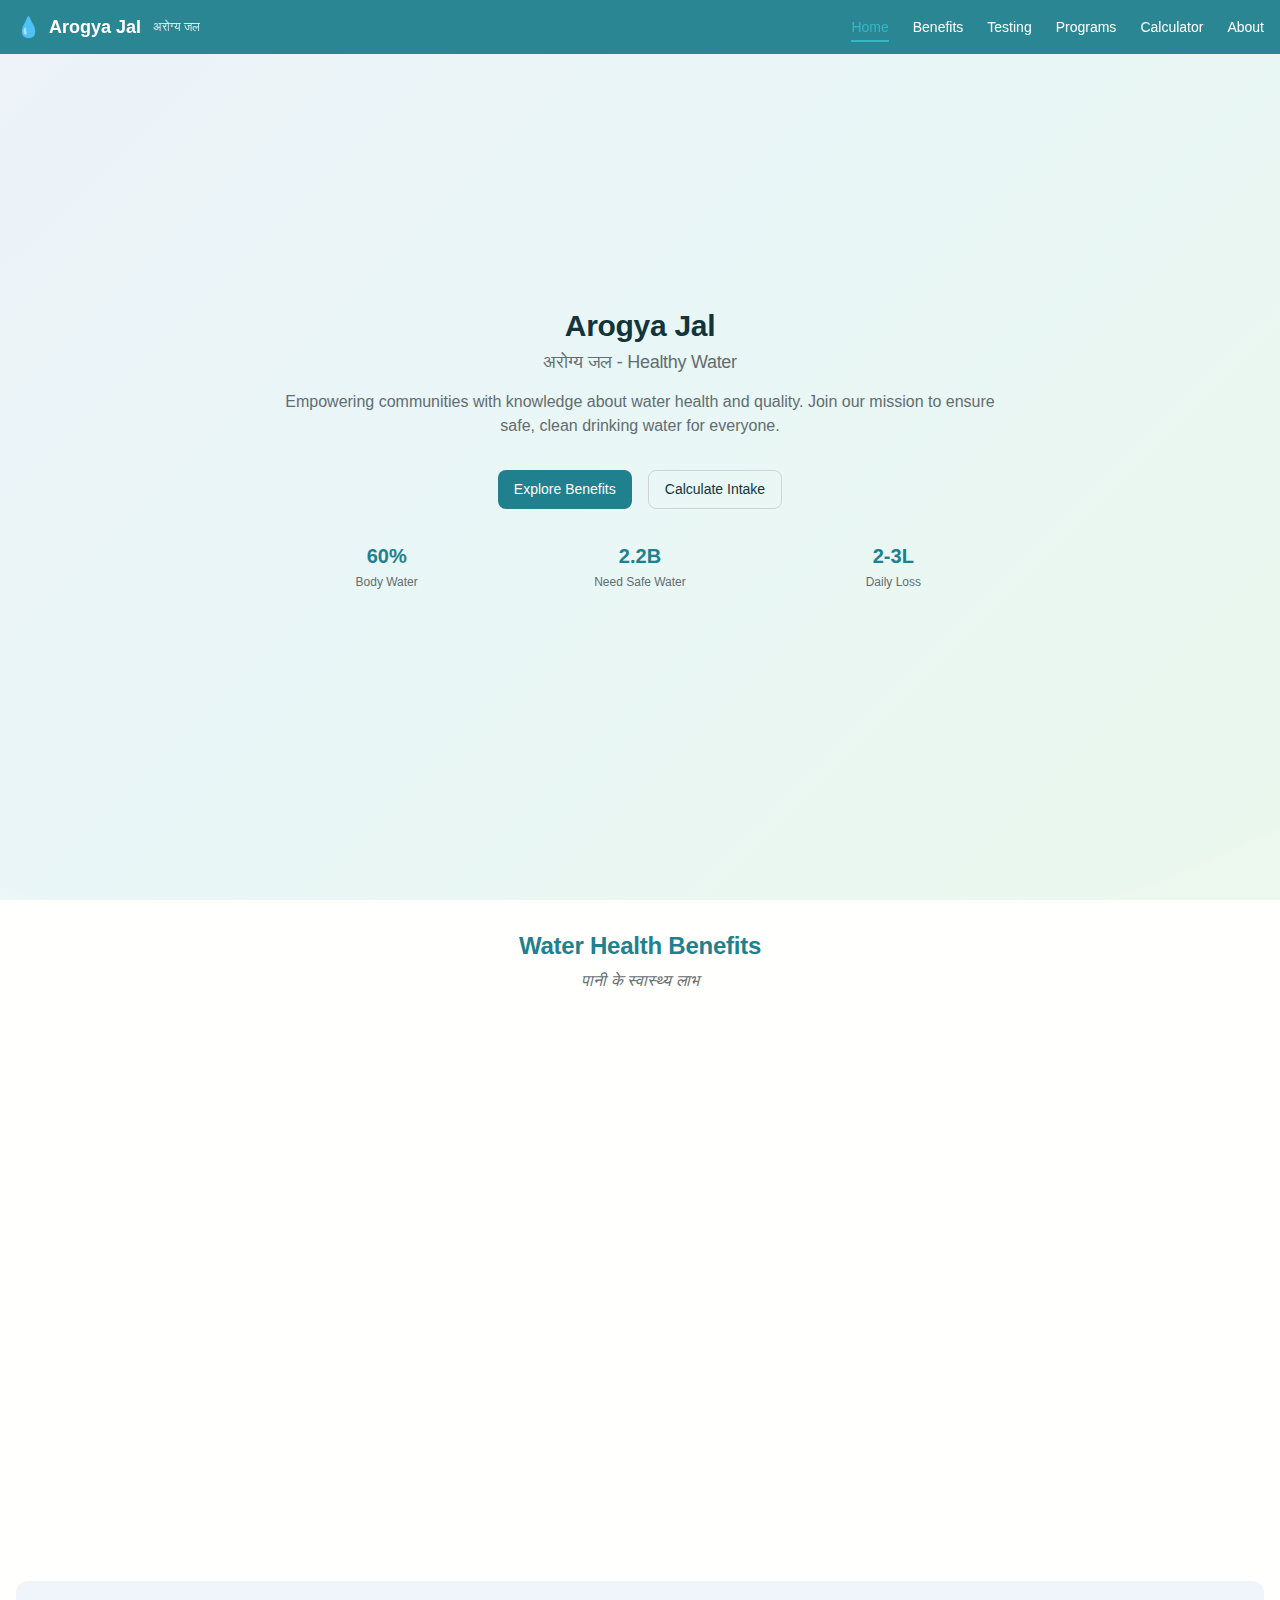
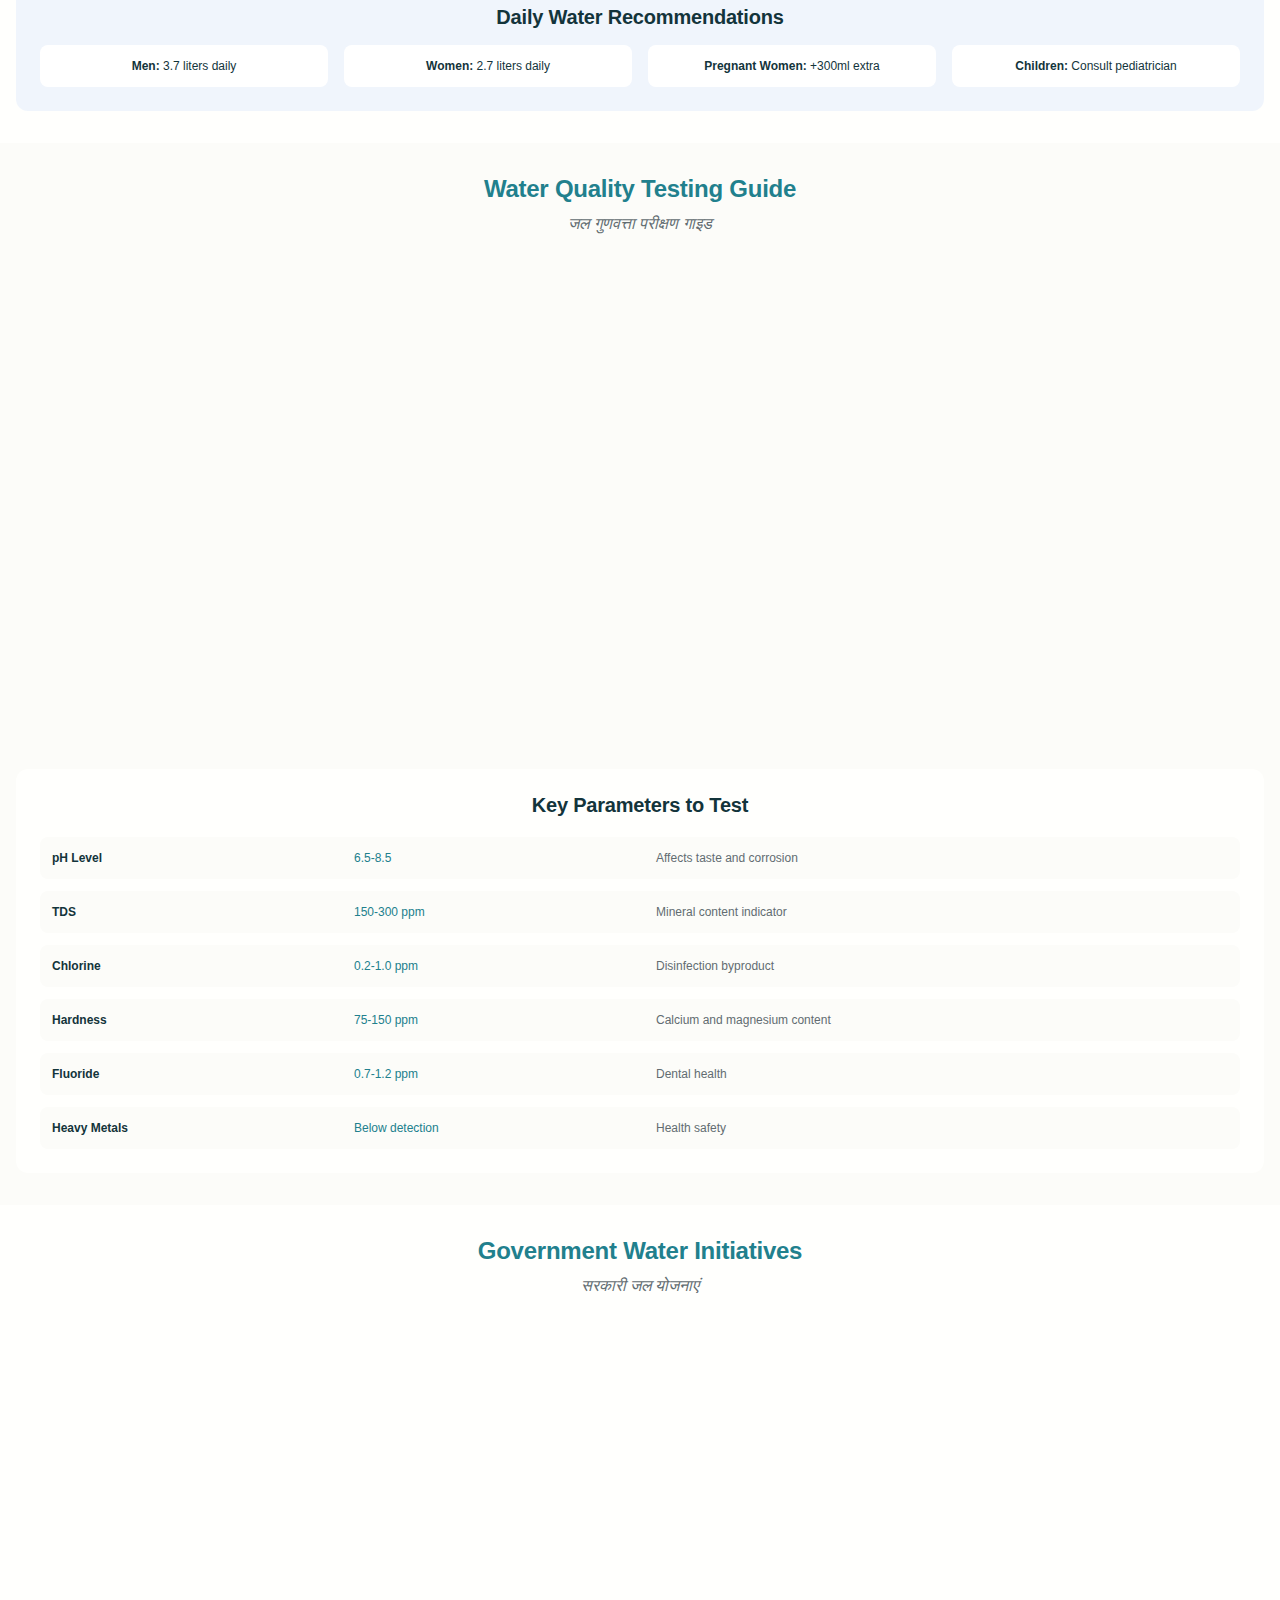
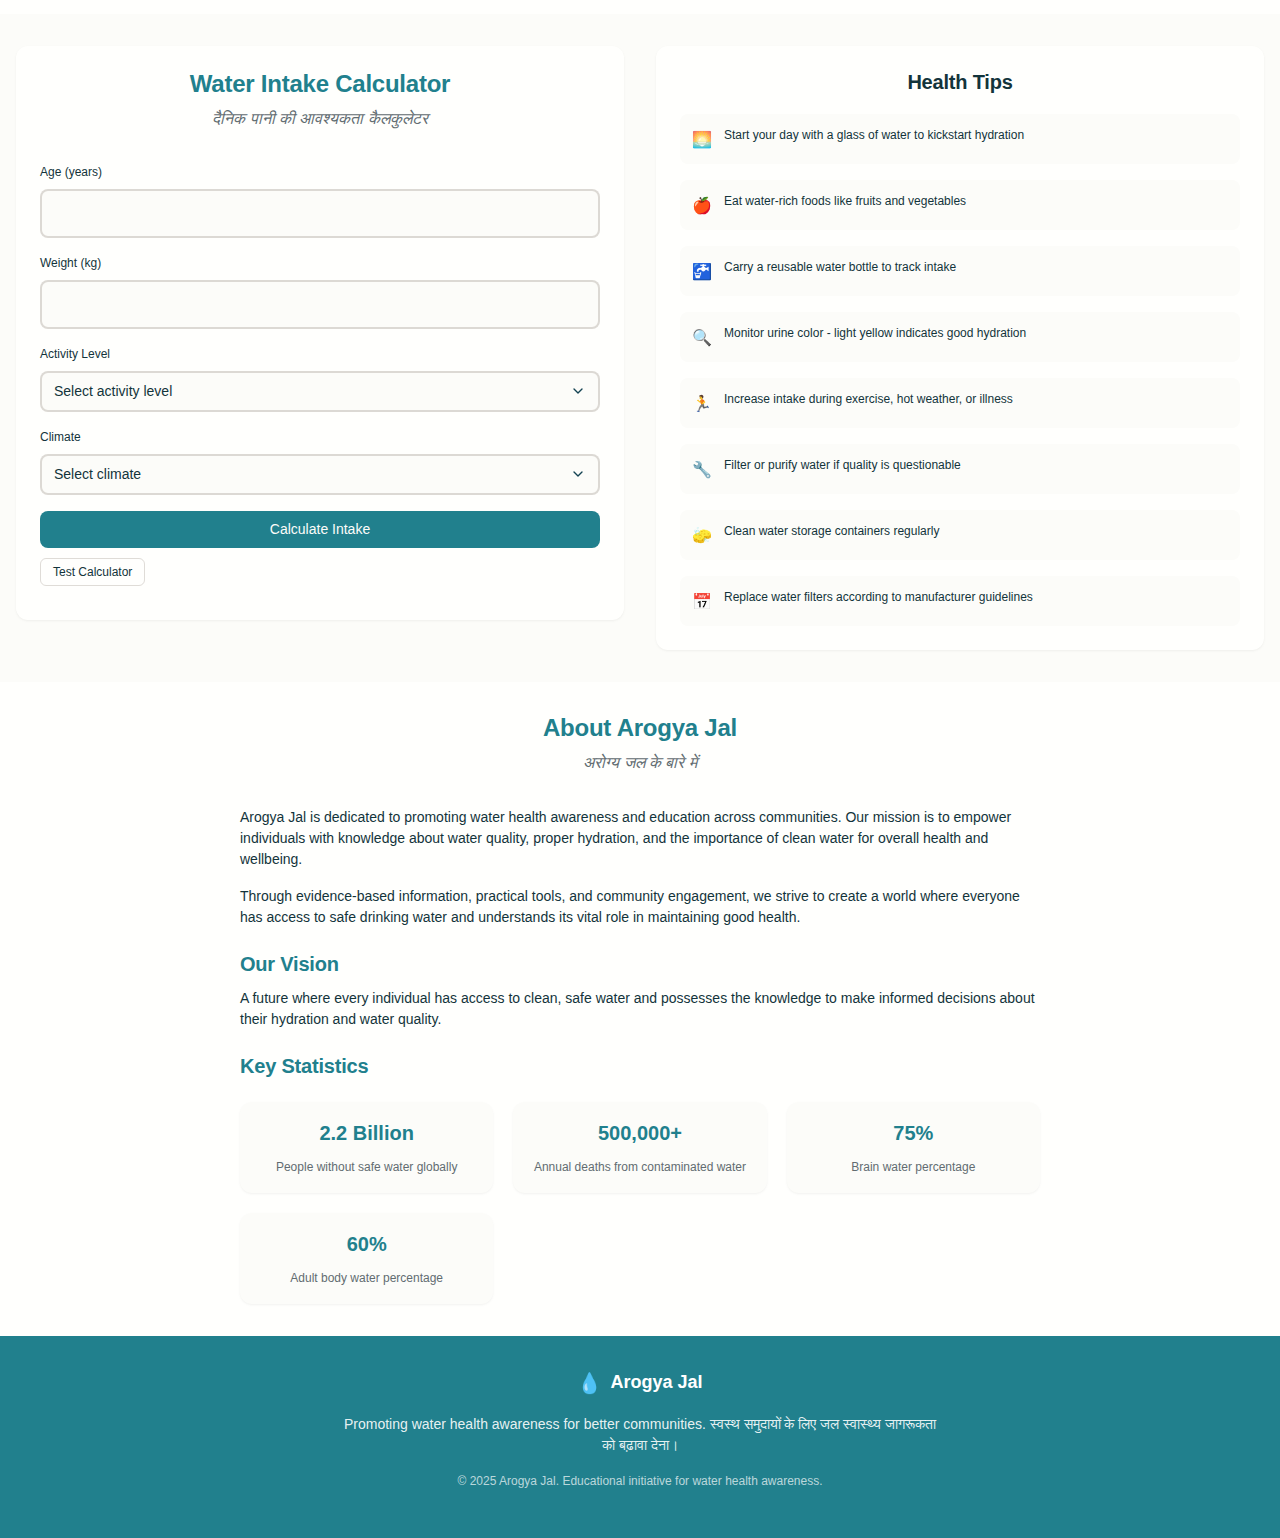
<file: index.html>
<!DOCTYPE html>
<html lang="en">
<head>
    <meta charset="UTF-8">
    <meta name="viewport" content="width=device-width, initial-scale=1.0">
    <title>Arogya Jal - Healthy Water | स्वस्थ जल</title>
    <link rel="stylesheet" href="style.css">
</head>
<body>
    <!-- Navigation -->
    <nav class="nav">
        <div class="nav-container">
            <div class="nav-logo">
                <span class="logo-icon">💧</span>
                <span class="logo-text">Arogya Jal</span>
                <span class="logo-hindi">अरोग्य जल</span>
            </div>
            <div class="nav-menu" id="navMenu">
                <a href="#home" class="nav-link">Home</a>
                <a href="#benefits" class="nav-link">Benefits</a>
                <a href="#testing" class="nav-link">Testing</a>
                <a href="#programs" class="nav-link">Programs</a>
                <a href="#calculator" class="nav-link">Calculator</a>
                <a href="#about" class="nav-link">About</a>
            </div>
            <button class="nav-toggle" id="navToggle">
                <span></span>
                <span></span>
                <span></span>
            </button>
        </div>
    </nav>

    <!-- Hero Section -->
    <section id="home" class="hero">
        <div class="hero-waves"></div>
        <div class="container">
            <div class="hero-content">
                <h1 class="hero-title">
                    Arogya Jal
                    <span class="hero-subtitle">अरोग्य जल - Healthy Water</span>
                </h1>
                <p class="hero-description">
                    Empowering communities with knowledge about water health and quality. 
                    Join our mission to ensure safe, clean drinking water for everyone.
                </p>
                <div class="hero-buttons">
                    <a href="#benefits" class="btn btn--primary">Explore Benefits</a>
                    <a href="#calculator" class="btn btn--outline">Calculate Intake</a>
                </div>
                <div class="hero-stats">
                    <div class="stat">
                        <span class="stat-number">60%</span>
                        <span class="stat-text">Body Water</span>
                    </div>
                    <div class="stat">
                        <span class="stat-number">2.2B</span>
                        <span class="stat-text">Need Safe Water</span>
                    </div>
                    <div class="stat">
                        <span class="stat-number">2-3L</span>
                        <span class="stat-text">Daily Loss</span>
                    </div>
                </div>
            </div>
        </div>
    </section>

    <!-- Benefits Section -->
    <section id="benefits" class="benefits">
        <div class="container">
            <h2 class="section-title">Water Health Benefits</h2>
            <p class="section-subtitle">पानी के स्वास्थ्य लाभ</p>
            
            <div class="benefits-grid">
                <div class="benefit-card" data-benefit="0">
                    <div class="benefit-front">
                        <div class="benefit-icon">⚡</div>
                        <h3>Enhanced Energy Levels</h3>
                        <p>Proper hydration helps maintain energy and reduces fatigue throughout the day</p>
                    </div>
                    <div class="benefit-back">
                        <h3>Enhanced Energy Levels</h3>
                        <p>Even mild dehydration can significantly impact energy levels and cognitive function. Water helps increase circulation and ensures oxygen and nutrients reach your cells.</p>
                    </div>
                </div>

                <div class="benefit-card" data-benefit="1">
                    <div class="benefit-front">
                        <div class="benefit-icon">🧠</div>
                        <h3>Improved Cognitive Function</h3>
                        <p>Brain function depends on adequate hydration for concentration and memory</p>
                    </div>
                    <div class="benefit-back">
                        <h3>Improved Cognitive Function</h3>
                        <p>The brain is 75% water. Dehydration affects concentration, memory, and mood, leading to mental fog and poor decision-making.</p>
                    </div>
                </div>

                <div class="benefit-card" data-benefit="2">
                    <div class="benefit-front">
                        <div class="benefit-icon">🫁</div>
                        <h3>Better Digestion</h3>
                        <p>Water helps break down food and prevents digestive issues</p>
                    </div>
                    <div class="benefit-back">
                        <h3>Better Digestion</h3>
                        <p>Water helps soften stools, promotes regular bowel movements, and reduces risk of constipation and bloating.</p>
                    </div>
                </div>

                <div class="benefit-card" data-benefit="3">
                    <div class="benefit-front">
                        <div class="benefit-icon">❤️</div>
                        <h3>Cardiovascular Health</h3>
                        <p>Maintains proper blood volume and circulation</p>
                    </div>
                    <div class="benefit-back">
                        <h3>Cardiovascular Health</h3>
                        <p>Hydration helps maintain proper blood volume and circulation, reducing strain on the heart and lowering risk of cardiovascular issues.</p>
                    </div>
                </div>

                <div class="benefit-card" data-benefit="4">
                    <div class="benefit-front">
                        <div class="benefit-icon">✨</div>
                        <h3>Healthy Skin</h3>
                        <p>Maintains skin moisture and elasticity</p>
                    </div>
                    <div class="benefit-back">
                        <h3>Healthy Skin</h3>
                        <p>Proper hydration helps maintain skin moisture balance, improving elasticity and reducing appearance of fine lines and wrinkles.</p>
                    </div>
                </div>

                <div class="benefit-card" data-benefit="5">
                    <div class="benefit-front">
                        <div class="benefit-icon">🔄</div>
                        <h3>Detoxification</h3>
                        <p>Helps remove toxins through kidneys and liver</p>
                    </div>
                    <div class="benefit-back">
                        <h3>Detoxification</h3>
                        <p>Water supports natural detoxification processes, helping kidneys and liver filter out waste and toxins from the body.</p>
                    </div>
                </div>
            </div>

            <div class="recommendations">
                <h3>Daily Water Recommendations</h3>
                <div class="recommendations-grid">
                    <div class="recommendation">
                        <strong>Men:</strong> 3.7 liters daily
                    </div>
                    <div class="recommendation">
                        <strong>Women:</strong> 2.7 liters daily
                    </div>
                    <div class="recommendation">
                        <strong>Pregnant Women:</strong> +300ml extra
                    </div>
                    <div class="recommendation">
                        <strong>Children:</strong> Consult pediatrician
                    </div>
                </div>
            </div>
        </div>
    </section>

    <!-- Testing Section -->
    <section id="testing" class="testing">
        <div class="container">
            <h2 class="section-title">Water Quality Testing Guide</h2>
            <p class="section-subtitle">जल गुणवत्ता परीक्षण गाइड</p>
            
            <div class="testing-methods">
                <div class="method-card">
                    <h3>Visual Inspection</h3>
                    <div class="method-info">
                        <span class="method-cost">Free</span>
                        <span class="method-accuracy">Basic</span>
                    </div>
                    <p>Check for cloudiness, color changes, or visible particles</p>
                    <div class="method-procedure">
                        <strong>Procedure:</strong> Pour water in clear glass and observe under good lighting
                    </div>
                </div>

                <div class="method-card">
                    <h3>Taste and Smell Test</h3>
                    <div class="method-info">
                        <span class="method-cost">Free</span>
                        <span class="method-accuracy">Basic</span>
                    </div>
                    <p>Detect unusual metallic, chlorine, or other odors/tastes</p>
                    <div class="method-procedure">
                        <strong>Procedure:</strong> Compare with distilled water as neutral reference
                    </div>
                </div>

                <div class="method-card">
                    <h3>Testing Strips</h3>
                    <div class="method-info">
                        <span class="method-cost">₹200-500</span>
                        <span class="method-accuracy">Moderate</span>
                    </div>
                    <p>Quick test for pH, hardness, chlorine, lead, bacteria</p>
                    <div class="method-procedure">
                        <strong>Procedure:</strong> Dip strip in water, compare colors to chart
                    </div>
                </div>

                <div class="method-card">
                    <h3>Digital TDS Meter</h3>
                    <div class="method-info">
                        <span class="method-cost">₹500-1500</span>
                        <span class="method-accuracy">Good for TDS</span>
                    </div>
                    <p>Measures Total Dissolved Solids in water</p>
                    <div class="method-procedure">
                        <strong>Procedure:</strong> Insert probe in water, read digital display
                    </div>
                </div>

                <div class="method-card">
                    <h3>Professional Lab Testing</h3>
                    <div class="method-info">
                        <span class="method-cost">₹2000-5000</span>
                        <span class="method-accuracy">Highest</span>
                    </div>
                    <p>Comprehensive analysis of all contaminants</p>
                    <div class="method-procedure">
                        <strong>Procedure:</strong> Collect sample, send to certified laboratory
                    </div>
                </div>
            </div>

            <div class="parameters">
                <h3>Key Parameters to Test</h3>
                <div class="parameters-table">
                    <div class="parameter-row">
                        <span class="parameter-name">pH Level</span>
                        <span class="parameter-range">6.5-8.5</span>
                        <span class="parameter-importance">Affects taste and corrosion</span>
                    </div>
                    <div class="parameter-row">
                        <span class="parameter-name">TDS</span>
                        <span class="parameter-range">150-300 ppm</span>
                        <span class="parameter-importance">Mineral content indicator</span>
                    </div>
                    <div class="parameter-row">
                        <span class="parameter-name">Chlorine</span>
                        <span class="parameter-range">0.2-1.0 ppm</span>
                        <span class="parameter-importance">Disinfection byproduct</span>
                    </div>
                    <div class="parameter-row">
                        <span class="parameter-name">Hardness</span>
                        <span class="parameter-range">75-150 ppm</span>
                        <span class="parameter-importance">Calcium and magnesium content</span>
                    </div>
                    <div class="parameter-row">
                        <span class="parameter-name">Fluoride</span>
                        <span class="parameter-range">0.7-1.2 ppm</span>
                        <span class="parameter-importance">Dental health</span>
                    </div>
                    <div class="parameter-row">
                        <span class="parameter-name">Heavy Metals</span>
                        <span class="parameter-range">Below detection</span>
                        <span class="parameter-importance">Health safety</span>
                    </div>
                </div>
            </div>
        </div>
    </section>

    <!-- Government Programs Section -->
    <section id="programs" class="programs">
        <div class="container">
            <h2 class="section-title">Government Water Initiatives</h2>
            <p class="section-subtitle">सरकारी जल योजनाएं</p>
            
            <div class="programs-grid">
                <div class="program-card">
                    <div class="program-icon">🚰</div>
                    <h3>Jal Jeevan Mission</h3>
                    <p>Provides tap water connections to rural households</p>
                    <div class="program-stats">
                        <div class="program-stat">
                            <strong>Coverage:</strong> 19.14 crore rural households by 2024
                        </div>
                        <div class="program-focus">
                            <strong>Focus:</strong> Safe and adequate drinking water supply
                        </div>
                    </div>
                </div>

                <div class="program-card">
                    <div class="program-icon">🏠</div>
                    <h3>Swachh Bharat Mission</h3>
                    <p>Sanitation and hygiene awareness program</p>
                    <div class="program-stats">
                        <div class="program-stat">
                            <strong>Achievement:</strong> 100+ million household toilets constructed
                        </div>
                        <div class="program-focus">
                            <strong>Focus:</strong> Open defecation free India
                        </div>
                    </div>
                </div>

                <div class="program-card">
                    <div class="program-icon">🌊</div>
                    <h3>National Water Mission</h3>
                    <p>Water conservation and management</p>
                    <div class="program-stats">
                        <div class="program-stat">
                            <strong>Goal:</strong> 20% increase in water use efficiency
                        </div>
                        <div class="program-focus">
                            <strong>Focus:</strong> Integrated water resource management
                        </div>
                    </div>
                </div>
            </div>
        </div>
    </section>

    <!-- Calculator Section -->
    <section id="calculator" class="calculator">
        <div class="container">
            <div class="calculator-content">
                <div class="calculator-left">
                    <h2 class="section-title">Water Intake Calculator</h2>
                    <p class="section-subtitle">दैनिक पानी की आवश्यकता कैलकुलेटर</p>
                    
                    <form id="waterCalculator" class="calculator-form">
                        <div class="form-group">
                            <label class="form-label">Age (years)</label>
                            <input type="number" class="form-control" id="age" min="1" max="120" required>
                        </div>
                        
                        <div class="form-group">
                            <label class="form-label">Weight (kg)</label>
                            <input type="number" class="form-control" id="weight" min="10" max="300" required>
                        </div>
                        
                        <div class="form-group">
                            <label class="form-label">Activity Level</label>
                            <select class="form-control" id="activity" required>
                                <option value="">Select activity level</option>
                                <option value="low">Low (Desk job)</option>
                                <option value="moderate">Moderate (Some exercise)</option>
                                <option value="high">High (Daily exercise)</option>
                                <option value="very-high">Very High (Athlete)</option>
                            </select>
                        </div>
                        
                        <div class="form-group">
                            <label class="form-label">Climate</label>
                            <select class="form-control" id="climate" required>
                                <option value="">Select climate</option>
                                <option value="cool">Cool</option>
                                <option value="moderate">Moderate</option>
                                <option value="hot">Hot</option>
                                <option value="very-hot">Very Hot</option>
                            </select>
                        </div>
                        
                        <button type="submit" class="btn btn--primary btn--full-width">Calculate Intake</button>
                    </form>
                    
                    <div id="calculatorResult" class="calculator-result hidden">
                        <h3>Your Daily Water Requirement</h3>
                        <div class="result-display">
                            <span id="resultLiters" class="result-number">0</span>
                            <span class="result-unit">Liters per day</span>
                        </div>
                        <div class="result-tips">
                            <p>💡 <strong>Tip:</strong> Spread your intake throughout the day for better hydration</p>
                        </div>
                    </div>
                </div>
                
                <div class="calculator-right">
                    <h3>Health Tips</h3>
                    <div class="tips-list">
                        <div class="tip">
                            <span class="tip-icon">🌅</span>
                            <p>Start your day with a glass of water to kickstart hydration</p>
                        </div>
                        <div class="tip">
                            <span class="tip-icon">🍎</span>
                            <p>Eat water-rich foods like fruits and vegetables</p>
                        </div>
                        <div class="tip">
                            <span class="tip-icon">🚰</span>
                            <p>Carry a reusable water bottle to track intake</p>
                        </div>
                        <div class="tip">
                            <span class="tip-icon">🔍</span>
                            <p>Monitor urine color - light yellow indicates good hydration</p>
                        </div>
                        <div class="tip">
                            <span class="tip-icon">🏃</span>
                            <p>Increase intake during exercise, hot weather, or illness</p>
                        </div>
                        <div class="tip">
                            <span class="tip-icon">🔧</span>
                            <p>Filter or purify water if quality is questionable</p>
                        </div>
                        <div class="tip">
                            <span class="tip-icon">🧽</span>
                            <p>Clean water storage containers regularly</p>
                        </div>
                        <div class="tip">
                            <span class="tip-icon">📅</span>
                            <p>Replace water filters according to manufacturer guidelines</p>
                        </div>
                    </div>
                </div>
            </div>
        </div>
    </section>

    <!-- About Section -->
    <section id="about" class="about">
        <div class="container">
            <h2 class="section-title">About Arogya Jal</h2>
            <p class="section-subtitle">अरोग्य जल के बारे में</p>
            
            <div class="about-content">
                <div class="about-text">
                    <p>
                        Arogya Jal is dedicated to promoting water health awareness and education across communities. 
                        Our mission is to empower individuals with knowledge about water quality, proper hydration, 
                        and the importance of clean water for overall health and wellbeing.
                    </p>
                    <p>
                        Through evidence-based information, practical tools, and community engagement, we strive to 
                        create a world where everyone has access to safe drinking water and understands its vital 
                        role in maintaining good health.
                    </p>
                    
                    <h3>Our Vision</h3>
                    <p>
                        A future where every individual has access to clean, safe water and possesses the knowledge 
                        to make informed decisions about their hydration and water quality.
                    </p>
                    
                    <h3>Key Statistics</h3>
                    <div class="statistics-grid">
                        <div class="statistic">
                            <span class="statistic-number">2.2 Billion</span>
                            <span class="statistic-label">People without safe water globally</span>
                        </div>
                        <div class="statistic">
                            <span class="statistic-number">500,000+</span>
                            <span class="statistic-label">Annual deaths from contaminated water</span>
                        </div>
                        <div class="statistic">
                            <span class="statistic-number">75%</span>
                            <span class="statistic-label">Brain water percentage</span>
                        </div>
                        <div class="statistic">
                            <span class="statistic-number">60%</span>
                            <span class="statistic-label">Adult body water percentage</span>
                        </div>
                    </div>
                </div>
            </div>
        </div>
    </section>

    <!-- Footer -->
    <footer class="footer">
        <div class="container">
            <div class="footer-content">
                <div class="footer-logo">
                    <span class="logo-icon">💧</span>
                    <span class="logo-text">Arogya Jal</span>
                </div>
                <p class="footer-text">
                    Promoting water health awareness for better communities. 
                    स्वस्थ समुदायों के लिए जल स्वास्थ्य जागरूकता को बढ़ावा देना।
                </p>
                <p class="footer-copyright">
                    © 2025 Arogya Jal. Educational initiative for water health awareness.
                </p>
            </div>
        </div>
    </footer>

    <script src="app.js"></script>
</body>
</html>
</file>
<file: style.css>
:root {
  /* Primitive Color Tokens */
  --color-white: rgba(255, 255, 255, 1);
  --color-black: rgba(0, 0, 0, 1);
  --color-cream-50: rgba(252, 252, 249, 1);
  --color-cream-100: rgba(255, 255, 253, 1);
  --color-gray-200: rgba(245, 245, 245, 1);
  --color-gray-300: rgba(167, 169, 169, 1);
  --color-gray-400: rgba(119, 124, 124, 1);
  --color-slate-500: rgba(98, 108, 113, 1);
  --color-brown-600: rgba(94, 82, 64, 1);
  --color-charcoal-700: rgba(31, 33, 33, 1);
  --color-charcoal-800: rgba(38, 40, 40, 1);
  --color-slate-900: rgba(19, 52, 59, 1);
  --color-teal-300: rgba(50, 184, 198, 1);
  --color-teal-400: rgba(45, 166, 178, 1);
  --color-teal-500: rgba(33, 128, 141, 1);
  --color-teal-600: rgba(29, 116, 128, 1);
  --color-teal-700: rgba(26, 104, 115, 1);
  --color-teal-800: rgba(41, 150, 161, 1);
  --color-red-400: rgba(255, 84, 89, 1);
  --color-red-500: rgba(192, 21, 47, 1);
  --color-orange-400: rgba(230, 129, 97, 1);
  --color-orange-500: rgba(168, 75, 47, 1);

  /* RGB versions for opacity control */
  --color-brown-600-rgb: 94, 82, 64;
  --color-teal-500-rgb: 33, 128, 141;
  --color-slate-900-rgb: 19, 52, 59;
  --color-slate-500-rgb: 98, 108, 113;
  --color-red-500-rgb: 192, 21, 47;
  --color-red-400-rgb: 255, 84, 89;
  --color-orange-500-rgb: 168, 75, 47;
  --color-orange-400-rgb: 230, 129, 97;

  /* Background color tokens (Light Mode) */
  --color-bg-1: rgba(59, 130, 246, 0.08); /* Light blue */
  --color-bg-2: rgba(245, 158, 11, 0.08); /* Light yellow */
  --color-bg-3: rgba(34, 197, 94, 0.08); /* Light green */
  --color-bg-4: rgba(239, 68, 68, 0.08); /* Light red */
  --color-bg-5: rgba(147, 51, 234, 0.08); /* Light purple */
  --color-bg-6: rgba(249, 115, 22, 0.08); /* Light orange */
  --color-bg-7: rgba(236, 72, 153, 0.08); /* Light pink */
  --color-bg-8: rgba(6, 182, 212, 0.08); /* Light cyan */

  /* Semantic Color Tokens (Light Mode) */
  --color-background: var(--color-cream-50);
  --color-surface: var(--color-cream-100);
  --color-text: var(--color-slate-900);
  --color-text-secondary: var(--color-slate-500);
  --color-primary: var(--color-teal-500);
  --color-primary-hover: var(--color-teal-600);
  --color-primary-active: var(--color-teal-700);
  --color-secondary: rgba(var(--color-brown-600-rgb), 0.12);
  --color-secondary-hover: rgba(var(--color-brown-600-rgb), 0.2);
  --color-secondary-active: rgba(var(--color-brown-600-rgb), 0.25);
  --color-border: rgba(var(--color-brown-600-rgb), 0.2);
  --color-btn-primary-text: var(--color-cream-50);
  --color-card-border: rgba(var(--color-brown-600-rgb), 0.12);
  --color-card-border-inner: rgba(var(--color-brown-600-rgb), 0.12);
  --color-error: var(--color-red-500);
  --color-success: var(--color-teal-500);
  --color-warning: var(--color-orange-500);
  --color-info: var(--color-slate-500);
  --color-focus-ring: rgba(var(--color-teal-500-rgb), 0.4);
  --color-select-caret: rgba(var(--color-slate-900-rgb), 0.8);

  /* Common style patterns */
  --focus-ring: 0 0 0 3px var(--color-focus-ring);
  --focus-outline: 2px solid var(--color-primary);
  --status-bg-opacity: 0.15;
  --status-border-opacity: 0.25;
  --select-caret-light: url("data:image/svg+xml,%3Csvg xmlns='http://www.w3.org/2000/svg' width='16' height='16' viewBox='0 0 24 24' fill='none' stroke='%23134252' stroke-width='2' stroke-linecap='round' stroke-linejoin='round'%3E%3Cpolyline points='6 9 12 15 18 9'%3E%3C/polyline%3E%3C/svg%3E");
  --select-caret-dark: url("data:image/svg+xml,%3Csvg xmlns='http://www.w3.org/2000/svg' width='16' height='16' viewBox='0 0 24 24' fill='none' stroke='%23f5f5f5' stroke-width='2' stroke-linecap='round' stroke-linejoin='round'%3E%3Cpolyline points='6 9 12 15 18 9'%3E%3C/polyline%3E%3C/svg%3E");

  /* RGB versions for opacity control */
  --color-success-rgb: 33, 128, 141;
  --color-error-rgb: 192, 21, 47;
  --color-warning-rgb: 168, 75, 47;
  --color-info-rgb: 98, 108, 113;

  /* Typography */
  --font-family-base: "FKGroteskNeue", "Geist", "Inter", -apple-system,
    BlinkMacSystemFont, "Segoe UI", Roboto, sans-serif;
  --font-family-mono: "Berkeley Mono", ui-monospace, SFMono-Regular, Menlo,
    Monaco, Consolas, monospace;
  --font-size-xs: 11px;
  --font-size-sm: 12px;
  --font-size-base: 14px;
  --font-size-md: 14px;
  --font-size-lg: 16px;
  --font-size-xl: 18px;
  --font-size-2xl: 20px;
  --font-size-3xl: 24px;
  --font-size-4xl: 30px;
  --font-weight-normal: 400;
  --font-weight-medium: 500;
  --font-weight-semibold: 550;
  --font-weight-bold: 600;
  --line-height-tight: 1.2;
  --line-height-normal: 1.5;
  --letter-spacing-tight: -0.01em;

  /* Spacing */
  --space-0: 0;
  --space-1: 1px;
  --space-2: 2px;
  --space-4: 4px;
  --space-6: 6px;
  --space-8: 8px;
  --space-10: 10px;
  --space-12: 12px;
  --space-16: 16px;
  --space-20: 20px;
  --space-24: 24px;
  --space-32: 32px;

  /* Border Radius */
  --radius-sm: 6px;
  --radius-base: 8px;
  --radius-md: 10px;
  --radius-lg: 12px;
  --radius-full: 9999px;

  /* Shadows */
  --shadow-xs: 0 1px 2px rgba(0, 0, 0, 0.02);
  --shadow-sm: 0 1px 3px rgba(0, 0, 0, 0.04), 0 1px 2px rgba(0, 0, 0, 0.02);
  --shadow-md: 0 4px 6px -1px rgba(0, 0, 0, 0.04),
    0 2px 4px -1px rgba(0, 0, 0, 0.02);
  --shadow-lg: 0 10px 15px -3px rgba(0, 0, 0, 0.04),
    0 4px 6px -2px rgba(0, 0, 0, 0.02);
  --shadow-inset-sm: inset 0 1px 0 rgba(255, 255, 255, 0.15),
    inset 0 -1px 0 rgba(0, 0, 0, 0.03);

  /* Animation */
  --duration-fast: 150ms;
  --duration-normal: 250ms;
  --ease-standard: cubic-bezier(0.16, 1, 0.3, 1);

  /* Layout */
  --container-sm: 640px;
  --container-md: 768px;
  --container-lg: 1024px;
  --container-xl: 1280px;
}

/* Dark mode colors */
@media (prefers-color-scheme: dark) {
  :root {
    /* RGB versions for opacity control (Dark Mode) */
    --color-gray-400-rgb: 119, 124, 124;
    --color-teal-300-rgb: 50, 184, 198;
    --color-gray-300-rgb: 167, 169, 169;
    --color-gray-200-rgb: 245, 245, 245;

    /* Background color tokens (Dark Mode) */
    --color-bg-1: rgba(29, 78, 216, 0.15); /* Dark blue */
    --color-bg-2: rgba(180, 83, 9, 0.15); /* Dark yellow */
    --color-bg-3: rgba(21, 128, 61, 0.15); /* Dark green */
    --color-bg-4: rgba(185, 28, 28, 0.15); /* Dark red */
    --color-bg-5: rgba(107, 33, 168, 0.15); /* Dark purple */
    --color-bg-6: rgba(194, 65, 12, 0.15); /* Dark orange */
    --color-bg-7: rgba(190, 24, 93, 0.15); /* Dark pink */
    --color-bg-8: rgba(8, 145, 178, 0.15); /* Dark cyan */

    /* Semantic Color Tokens (Dark Mode) */
    --color-background: var(--color-charcoal-700);
    --color-surface: var(--color-charcoal-800);
    --color-text: var(--color-gray-200);
    --color-text-secondary: rgba(var(--color-gray-300-rgb), 0.7);
    --color-primary: var(--color-teal-300);
    --color-primary-hover: var(--color-teal-400);
    --color-primary-active: var(--color-teal-800);
    --color-secondary: rgba(var(--color-gray-400-rgb), 0.15);
    --color-secondary-hover: rgba(var(--color-gray-400-rgb), 0.25);
    --color-secondary-active: rgba(var(--color-gray-400-rgb), 0.3);
    --color-border: rgba(var(--color-gray-400-rgb), 0.3);
    --color-error: var(--color-red-400);
    --color-success: var(--color-teal-300);
    --color-warning: var(--color-orange-400);
    --color-info: var(--color-gray-300);
    --color-focus-ring: rgba(var(--color-teal-300-rgb), 0.4);
    --color-btn-primary-text: var(--color-slate-900);
    --color-card-border: rgba(var(--color-gray-400-rgb), 0.2);
    --color-card-border-inner: rgba(var(--color-gray-400-rgb), 0.15);
    --shadow-inset-sm: inset 0 1px 0 rgba(255, 255, 255, 0.1),
      inset 0 -1px 0 rgba(0, 0, 0, 0.15);
    --button-border-secondary: rgba(var(--color-gray-400-rgb), 0.2);
    --color-border-secondary: rgba(var(--color-gray-400-rgb), 0.2);
    --color-select-caret: rgba(var(--color-gray-200-rgb), 0.8);

    /* Common style patterns - updated for dark mode */
    --focus-ring: 0 0 0 3px var(--color-focus-ring);
    --focus-outline: 2px solid var(--color-primary);
    --status-bg-opacity: 0.15;
    --status-border-opacity: 0.25;
    --select-caret-light: url("data:image/svg+xml,%3Csvg xmlns='http://www.w3.org/2000/svg' width='16' height='16' viewBox='0 0 24 24' fill='none' stroke='%23134252' stroke-width='2' stroke-linecap='round' stroke-linejoin='round'%3E%3Cpolyline points='6 9 12 15 18 9'%3E%3C/polyline%3E%3C/svg%3E");
    --select-caret-dark: url("data:image/svg+xml,%3Csvg xmlns='http://www.w3.org/2000/svg' width='16' height='16' viewBox='0 0 24 24' fill='none' stroke='%23f5f5f5' stroke-width='2' stroke-linecap='round' stroke-linejoin='round'%3E%3Cpolyline points='6 9 12 15 18 9'%3E%3C/polyline%3E%3C/svg%3E");

    /* RGB versions for dark mode */
    --color-success-rgb: var(--color-teal-300-rgb);
    --color-error-rgb: var(--color-red-400-rgb);
    --color-warning-rgb: var(--color-orange-400-rgb);
    --color-info-rgb: var(--color-gray-300-rgb);
  }
}

/* Data attribute for manual theme switching */
[data-color-scheme="dark"] {
  /* RGB versions for opacity control (dark mode) */
  --color-gray-400-rgb: 119, 124, 124;
  --color-teal-300-rgb: 50, 184, 198;
  --color-gray-300-rgb: 167, 169, 169;
  --color-gray-200-rgb: 245, 245, 245;

  /* Colorful background palette - Dark Mode */
  --color-bg-1: rgba(29, 78, 216, 0.15); /* Dark blue */
  --color-bg-2: rgba(180, 83, 9, 0.15); /* Dark yellow */
  --color-bg-3: rgba(21, 128, 61, 0.15); /* Dark green */
  --color-bg-4: rgba(185, 28, 28, 0.15); /* Dark red */
  --color-bg-5: rgba(107, 33, 168, 0.15); /* Dark purple */
  --color-bg-6: rgba(194, 65, 12, 0.15); /* Dark orange */
  --color-bg-7: rgba(190, 24, 93, 0.15); /* Dark pink */
  --color-bg-8: rgba(8, 145, 178, 0.15); /* Dark cyan */

  /* Semantic Color Tokens (Dark Mode) */
  --color-background: var(--color-charcoal-700);
  --color-surface: var(--color-charcoal-800);
  --color-text: var(--color-gray-200);
  --color-text-secondary: rgba(var(--color-gray-300-rgb), 0.7);
  --color-primary: var(--color-teal-300);
  --color-primary-hover: var(--color-teal-400);
  --color-primary-active: var(--color-teal-800);
  --color-secondary: rgba(var(--color-gray-400-rgb), 0.15);
  --color-secondary-hover: rgba(var(--color-gray-400-rgb), 0.25);
  --color-secondary-active: rgba(var(--color-gray-400-rgb), 0.3);
  --color-border: rgba(var(--color-gray-400-rgb), 0.3);
  --color-error: var(--color-red-400);
  --color-success: var(--color-teal-300);
  --color-warning: var(--color-orange-400);
  --color-info: var(--color-gray-300);
  --color-focus-ring: rgba(var(--color-teal-300-rgb), 0.4);
  --color-btn-primary-text: var(--color-slate-900);
  --color-card-border: rgba(var(--color-gray-400-rgb), 0.15);
  --color-card-border-inner: rgba(var(--color-gray-400-rgb), 0.15);
  --shadow-inset-sm: inset 0 1px 0 rgba(255, 255, 255, 0.1),
    inset 0 -1px 0 rgba(0, 0, 0, 0.15);
  --color-border-secondary: rgba(var(--color-gray-400-rgb), 0.2);
  --color-select-caret: rgba(var(--color-gray-200-rgb), 0.8);

  /* Common style patterns - updated for dark mode */
  --focus-ring: 0 0 0 3px var(--color-focus-ring);
  --focus-outline: 2px solid var(--color-primary);
  --status-bg-opacity: 0.15;
  --status-border-opacity: 0.25;
  --select-caret-light: url("data:image/svg+xml,%3Csvg xmlns='http://www.w3.org/2000/svg' width='16' height='16' viewBox='0 0 24 24' fill='none' stroke='%23134252' stroke-width='2' stroke-linecap='round' stroke-linejoin='round'%3E%3Cpolyline points='6 9 12 15 18 9'%3E%3C/polyline%3E%3C/svg%3E");
  --select-caret-dark: url("data:image/svg+xml,%3Csvg xmlns='http://www.w3.org/2000/svg' width='16' height='16' viewBox='0 0 24 24' fill='none' stroke='%23f5f5f5' stroke-width='2' stroke-linecap='round' stroke-linejoin='round'%3E%3Cpolyline points='6 9 12 15 18 9'%3E%3C/polyline%3E%3C/svg%3E");

  /* RGB versions for dark mode */
  --color-success-rgb: var(--color-teal-300-rgb);
  --color-error-rgb: var(--color-red-400-rgb);
  --color-warning-rgb: var(--color-orange-400-rgb);
  --color-info-rgb: var(--color-gray-300-rgb);
}

[data-color-scheme="light"] {
  /* RGB versions for opacity control (light mode) */
  --color-brown-600-rgb: 94, 82, 64;
  --color-teal-500-rgb: 33, 128, 141;
  --color-slate-900-rgb: 19, 52, 59;

  /* Semantic Color Tokens (Light Mode) */
  --color-background: var(--color-cream-50);
  --color-surface: var(--color-cream-100);
  --color-text: var(--color-slate-900);
  --color-text-secondary: var(--color-slate-500);
  --color-primary: var(--color-teal-500);
  --color-primary-hover: var(--color-teal-600);
  --color-primary-active: var(--color-teal-700);
  --color-secondary: rgba(var(--color-brown-600-rgb), 0.12);
  --color-secondary-hover: rgba(var(--color-brown-600-rgb), 0.2);
  --color-secondary-active: rgba(var(--color-brown-600-rgb), 0.25);
  --color-border: rgba(var(--color-brown-600-rgb), 0.2);
  --color-btn-primary-text: var(--color-cream-50);
  --color-card-border: rgba(var(--color-brown-600-rgb), 0.12);
  --color-card-border-inner: rgba(var(--color-brown-600-rgb), 0.12);
  --color-error: var(--color-red-500);
  --color-success: var(--color-teal-500);
  --color-warning: var(--color-orange-500);
  --color-info: var(--color-slate-500);
  --color-focus-ring: rgba(var(--color-teal-500-rgb), 0.4);

  /* RGB versions for light mode */
  --color-success-rgb: var(--color-teal-500-rgb);
  --color-error-rgb: var(--color-red-500-rgb);
  --color-warning-rgb: var(--color-orange-500-rgb);
  --color-info-rgb: var(--color-slate-500-rgb);
}

/* Base styles */
html {
  font-size: var(--font-size-base);
  font-family: var(--font-family-base);
  line-height: var(--line-height-normal);
  color: var(--color-text);
  background-color: var(--color-background);
  -webkit-font-smoothing: antialiased;
  box-sizing: border-box;
}

body {
  margin: 0;
  padding: 0;
}

*,
*::before,
*::after {
  box-sizing: inherit;
}

/* Typography */
h1,
h2,
h3,
h4,
h5,
h6 {
  margin: 0;
  font-weight: var(--font-weight-semibold);
  line-height: var(--line-height-tight);
  color: var(--color-text);
  letter-spacing: var(--letter-spacing-tight);
}

h1 {
  font-size: var(--font-size-4xl);
}
h2 {
  font-size: var(--font-size-3xl);
}
h3 {
  font-size: var(--font-size-2xl);
}
h4 {
  font-size: var(--font-size-xl);
}
h5 {
  font-size: var(--font-size-lg);
}
h6 {
  font-size: var(--font-size-md);
}

p {
  margin: 0 0 var(--space-16) 0;
}

a {
  color: var(--color-primary);
  text-decoration: none;
  transition: color var(--duration-fast) var(--ease-standard);
}

a:hover {
  color: var(--color-primary-hover);
}

code,
pre {
  font-family: var(--font-family-mono);
  font-size: calc(var(--font-size-base) * 0.95);
  background-color: var(--color-secondary);
  border-radius: var(--radius-sm);
}

code {
  padding: var(--space-1) var(--space-4);
}

pre {
  padding: var(--space-16);
  margin: var(--space-16) 0;
  overflow: auto;
  border: 1px solid var(--color-border);
}

pre code {
  background: none;
  padding: 0;
}

/* Buttons */
.btn {
  display: inline-flex;
  align-items: center;
  justify-content: center;
  padding: var(--space-8) var(--space-16);
  border-radius: var(--radius-base);
  font-size: var(--font-size-base);
  font-weight: 500;
  line-height: 1.5;
  cursor: pointer;
  transition: all var(--duration-normal) var(--ease-standard);
  border: none;
  text-decoration: none;
  position: relative;
}

.btn:focus-visible {
  outline: none;
  box-shadow: var(--focus-ring);
}

.btn--primary {
  background: var(--color-primary);
  color: var(--color-btn-primary-text);
}

.btn--primary:hover {
  background: var(--color-primary-hover);
}

.btn--primary:active {
  background: var(--color-primary-active);
}

.btn--secondary {
  background: var(--color-secondary);
  color: var(--color-text);
}

.btn--secondary:hover {
  background: var(--color-secondary-hover);
}

.btn--secondary:active {
  background: var(--color-secondary-active);
}

.btn--outline {
  background: transparent;
  border: 1px solid var(--color-border);
  color: var(--color-text);
}

.btn--outline:hover {
  background: var(--color-secondary);
}

.btn--sm {
  padding: var(--space-4) var(--space-12);
  font-size: var(--font-size-sm);
  border-radius: var(--radius-sm);
}

.btn--lg {
  padding: var(--space-10) var(--space-20);
  font-size: var(--font-size-lg);
  border-radius: var(--radius-md);
}

.btn--full-width {
  width: 100%;
}

.btn:disabled {
  opacity: 0.5;
  cursor: not-allowed;
}

/* Form elements */
.form-control {
  display: block;
  width: 100%;
  padding: var(--space-8) var(--space-12);
  font-size: var(--font-size-md);
  line-height: 1.5;
  color: var(--color-text);
  background-color: var(--color-surface);
  border: 1px solid var(--color-border);
  border-radius: var(--radius-base);
  transition: border-color var(--duration-fast) var(--ease-standard),
    box-shadow var(--duration-fast) var(--ease-standard);
}

textarea.form-control {
  font-family: var(--font-family-base);
  font-size: var(--font-size-base);
}

select.form-control {
  padding: var(--space-8) var(--space-12);
  -webkit-appearance: none;
  -moz-appearance: none;
  appearance: none;
  background-image: var(--select-caret-light);
  background-repeat: no-repeat;
  background-position: right var(--space-12) center;
  background-size: 16px;
  padding-right: var(--space-32);
}

/* Add a dark mode specific caret */
@media (prefers-color-scheme: dark) {
  select.form-control {
    background-image: var(--select-caret-dark);
  }
}

/* Also handle data-color-scheme */
[data-color-scheme="dark"] select.form-control {
  background-image: var(--select-caret-dark);
}

[data-color-scheme="light"] select.form-control {
  background-image: var(--select-caret-light);
}

.form-control:focus {
  border-color: var(--color-primary);
  outline: var(--focus-outline);
}

.form-label {
  display: block;
  margin-bottom: var(--space-8);
  font-weight: var(--font-weight-medium);
  font-size: var(--font-size-sm);
}

.form-group {
  margin-bottom: var(--space-16);
}

/* Card component */
.card {
  background-color: var(--color-surface);
  border-radius: var(--radius-lg);
  border: 1px solid var(--color-card-border);
  box-shadow: var(--shadow-sm);
  overflow: hidden;
  transition: box-shadow var(--duration-normal) var(--ease-standard);
}

.card:hover {
  box-shadow: var(--shadow-md);
}

.card__body {
  padding: var(--space-16);
}

.card__header,
.card__footer {
  padding: var(--space-16);
  border-bottom: 1px solid var(--color-card-border-inner);
}

/* Status indicators - simplified with CSS variables */
.status {
  display: inline-flex;
  align-items: center;
  padding: var(--space-6) var(--space-12);
  border-radius: var(--radius-full);
  font-weight: var(--font-weight-medium);
  font-size: var(--font-size-sm);
}

.status--success {
  background-color: rgba(
    var(--color-success-rgb, 33, 128, 141),
    var(--status-bg-opacity)
  );
  color: var(--color-success);
  border: 1px solid
    rgba(var(--color-success-rgb, 33, 128, 141), var(--status-border-opacity));
}

.status--error {
  background-color: rgba(
    var(--color-error-rgb, 192, 21, 47),
    var(--status-bg-opacity)
  );
  color: var(--color-error);
  border: 1px solid
    rgba(var(--color-error-rgb, 192, 21, 47), var(--status-border-opacity));
}

.status--warning {
  background-color: rgba(
    var(--color-warning-rgb, 168, 75, 47),
    var(--status-bg-opacity)
  );
  color: var(--color-warning);
  border: 1px solid
    rgba(var(--color-warning-rgb, 168, 75, 47), var(--status-border-opacity));
}

.status--info {
  background-color: rgba(
    var(--color-info-rgb, 98, 108, 113),
    var(--status-bg-opacity)
  );
  color: var(--color-info);
  border: 1px solid
    rgba(var(--color-info-rgb, 98, 108, 113), var(--status-border-opacity));
}

/* Container layout */
.container {
  width: 100%;
  margin-right: auto;
  margin-left: auto;
  padding-right: var(--space-16);
  padding-left: var(--space-16);
}

@media (min-width: 640px) {
  .container {
    max-width: var(--container-sm);
  }
}
@media (min-width: 768px) {
  .container {
    max-width: var(--container-md);
  }
}
@media (min-width: 1024px) {
  .container {
    max-width: var(--container-lg);
  }
}
@media (min-width: 1280px) {
  .container {
    max-width: var(--container-xl);
  }
}

/* Utility classes */
.flex {
  display: flex;
}
.flex-col {
  flex-direction: column;
}
.items-center {
  align-items: center;
}
.justify-center {
  justify-content: center;
}
.justify-between {
  justify-content: space-between;
}
.gap-4 {
  gap: var(--space-4);
}
.gap-8 {
  gap: var(--space-8);
}
.gap-16 {
  gap: var(--space-16);
}

.m-0 {
  margin: 0;
}
.mt-8 {
  margin-top: var(--space-8);
}
.mb-8 {
  margin-bottom: var(--space-8);
}
.mx-8 {
  margin-left: var(--space-8);
  margin-right: var(--space-8);
}
.my-8 {
  margin-top: var(--space-8);
  margin-bottom: var(--space-8);
}

.p-0 {
  padding: 0;
}
.py-8 {
  padding-top: var(--space-8);
  padding-bottom: var(--space-8);
}
.px-8 {
  padding-left: var(--space-8);
  padding-right: var(--space-8);
}
.py-16 {
  padding-top: var(--space-16);
  padding-bottom: var(--space-16);
}
.px-16 {
  padding-left: var(--space-16);
  padding-right: var(--space-16);
}

.block {
  display: block;
}
.hidden {
  display: none;
}

/* Accessibility */
.sr-only {
  position: absolute;
  width: 1px;
  height: 1px;
  padding: 0;
  margin: -1px;
  overflow: hidden;
  clip: rect(0, 0, 0, 0);
  white-space: nowrap;
  border-width: 0;
}

:focus-visible {
  outline: var(--focus-outline);
  outline-offset: 2px;
}

/* Dark mode specifics */
[data-color-scheme="dark"] .btn--outline {
  border: 1px solid var(--color-border-secondary);
}

@font-face {
  font-family: 'FKGroteskNeue';
  src: url('https://r2cdn.perplexity.ai/fonts/FKGroteskNeue.woff2')
    format('woff2');
}

/* END PERPLEXITY DESIGN SYSTEM */
/* Custom styles for Arogya Jal */

/* Global Styles */
html {
    scroll-behavior: smooth;
}

body {
    background: var(--color-background);
    color: var(--color-text);
}

.section-title {
    font-size: var(--font-size-3xl);
    font-weight: var(--font-weight-bold);
    text-align: center;
    margin-bottom: var(--space-8);
    color: var(--color-primary);
}

.section-subtitle {
    font-size: var(--font-size-lg);
    text-align: center;
    margin-bottom: var(--space-32);
    color: var(--color-text-secondary);
    font-style: italic;
}

/* Navigation */
.nav {
    position: fixed;
    top: 0;
    left: 0;
    right: 0;
    background: rgba(var(--color-teal-500-rgb), 0.95);
    backdrop-filter: blur(10px);
    z-index: 1000;
    padding: var(--space-12) 0;
}

.nav-container {
    max-width: var(--container-xl);
    margin: 0 auto;
    padding: 0 var(--space-16);
    display: flex;
    justify-content: space-between;
    align-items: center;
}

.nav-logo {
    display: flex;
    align-items: center;
    gap: var(--space-8);
}

.logo-icon {
    font-size: var(--font-size-2xl);
}

.logo-text {
    font-size: var(--font-size-xl);
    font-weight: var(--font-weight-bold);
    color: var(--color-white);
}

.logo-hindi {
    font-size: var(--font-size-sm);
    color: rgba(255, 255, 255, 0.8);
    margin-left: var(--space-4);
}

.nav-menu {
    display: flex;
    gap: var(--space-24);
}

.nav-link {
    color: var(--color-white);
    text-decoration: none;
    font-weight: var(--font-weight-medium);
    transition: color var(--duration-fast) var(--ease-standard);
    position: relative;
}

.nav-link:hover,
.nav-link.active {
    color: var(--color-teal-300);
}

.nav-link.active::after {
    content: '';
    position: absolute;
    bottom: -4px;
    left: 0;
    right: 0;
    height: 2px;
    background: var(--color-teal-300);
}

.nav-toggle {
    display: none;
    flex-direction: column;
    gap: var(--space-4);
    background: none;
    border: none;
    cursor: pointer;
    padding: var(--space-4);
}

.nav-toggle span {
    width: 24px;
    height: 3px;
    background: var(--color-white);
    transition: all var(--duration-fast);
}

/* Hero Section */
.hero {
    min-height: 100vh;
    display: flex;
    align-items: center;
    position: relative;
    background: linear-gradient(135deg, 
        var(--color-bg-1) 0%, 
        var(--color-bg-8) 50%, 
        var(--color-bg-3) 100%);
    overflow: hidden;
}

.hero-waves {
    position: absolute;
    bottom: 0;
    left: 0;
    width: 100%;
    height: 100px;
    background: url('data:image/svg+xml,<svg xmlns="http://www.w3.org/2000/svg" viewBox="0 0 1440 320"><path fill="%23ffffff" fill-opacity="0.1" d="M0,96L48,112C96,128,192,160,288,160C384,160,480,128,576,122.7C672,117,768,139,864,149.3C960,160,1056,160,1152,138.7C1248,117,1344,75,1392,53.3L1440,32L1440,320L1392,320C1344,320,1248,320,1152,320C1056,320,960,320,864,320C768,320,672,320,576,320C480,320,384,320,288,320C192,320,96,320,48,320L0,320Z"></path></svg>');
    background-size: cover;
    background-repeat: no-repeat;
}

.hero-content {
    text-align: center;
    max-width: 800px;
    margin: 0 auto;
    padding: var(--space-32);
}

.hero-title {
    font-size: var(--font-size-4xl);
    font-weight: var(--font-weight-bold);
    margin-bottom: var(--space-16);
    color: var(--color-text);
}

.hero-subtitle {
    display: block;
    font-size: var(--font-size-xl);
    font-weight: var(--font-weight-normal);
    color: var(--color-text-secondary);
    margin-top: var(--space-8);
}

.hero-description {
    font-size: var(--font-size-lg);
    color: var(--color-text-secondary);
    margin-bottom: var(--space-32);
    line-height: var(--line-height-normal);
}

.hero-buttons {
    display: flex;
    gap: var(--space-16);
    justify-content: center;
    margin-bottom: var(--space-32);
    flex-wrap: wrap;
}

.hero-stats {
    display: grid;
    grid-template-columns: repeat(auto-fit, minmax(120px, 1fr));
    gap: var(--space-24);
    margin-top: var(--space-32);
}

.stat {
    text-align: center;
}

.stat-number {
    display: block;
    font-size: var(--font-size-2xl);
    font-weight: var(--font-weight-bold);
    color: var(--color-primary);
}

.stat-text {
    font-size: var(--font-size-sm);
    color: var(--color-text-secondary);
}

/* Benefits Section */
.benefits {
    padding: var(--space-32) 0;
    background: var(--color-surface);
}

.benefits-grid {
    display: grid;
    grid-template-columns: repeat(auto-fit, minmax(300px, 1fr));
    gap: var(--space-24);
    margin-bottom: var(--space-32);
}

.benefit-card {
    background: var(--color-background);
    border-radius: var(--radius-lg);
    overflow: hidden;
    box-shadow: var(--shadow-sm);
    cursor: pointer;
    transition: all var(--duration-normal) var(--ease-standard);
    position: relative;
    height: 250px;
    perspective: 1000px;
}

.benefit-card:hover {
    transform: translateY(-2px);
    box-shadow: var(--shadow-md);
}

.benefit-card:focus {
    outline: var(--focus-outline);
    outline-offset: 2px;
}

.benefit-front,
.benefit-back {
    position: absolute;
    top: 0;
    left: 0;
    right: 0;
    bottom: 0;
    padding: var(--space-24);
    display: flex;
    flex-direction: column;
    align-items: center;
    justify-content: center;
    text-align: center;
    transition: transform var(--duration-normal) var(--ease-standard);
    backface-visibility: hidden;
    -webkit-backface-visibility: hidden;
}

.benefit-front {
    background: var(--color-background);
    transform: rotateY(0deg);
}

.benefit-back {
    background: var(--color-primary);
    color: var(--color-white);
    transform: rotateY(180deg);
}

.benefit-card.flipped .benefit-front {
    transform: rotateY(-180deg);
}

.benefit-card.flipped .benefit-back {
    transform: rotateY(0deg);
}

.benefit-icon {
    font-size: 48px;
    margin-bottom: var(--space-16);
}

.benefit-card h3 {
    font-size: var(--font-size-xl);
    margin-bottom: var(--space-12);
    font-weight: var(--font-weight-semibold);
}

.benefit-card p {
    font-size: var(--font-size-base);
    line-height: var(--line-height-normal);
    margin: 0;
}

.recommendations {
    background: var(--color-bg-1);
    border-radius: var(--radius-lg);
    padding: var(--space-24);
    text-align: center;
}

.recommendations h3 {
    margin-bottom: var(--space-16);
    color: var(--color-text);
}

.recommendations-grid {
    display: grid;
    grid-template-columns: repeat(auto-fit, minmax(200px, 1fr));
    gap: var(--space-16);
}

.recommendation {
    background: var(--color-white);
    padding: var(--space-12);
    border-radius: var(--radius-base);
    font-size: var(--font-size-sm);
}

/* Testing Section */
.testing {
    padding: var(--space-32) 0;
    background: var(--color-background);
}

.testing-methods {
    display: grid;
    grid-template-columns: repeat(auto-fit, minmax(280px, 1fr));
    gap: var(--space-20);
    margin-bottom: var(--space-32);
}

.method-card {
    background: var(--color-surface);
    border-radius: var(--radius-lg);
    padding: var(--space-20);
    box-shadow: var(--shadow-sm);
    transition: all var(--duration-normal) var(--ease-standard);
    border: 1px solid var(--color-card-border);
}

.method-card:hover {
    transform: translateY(-2px);
    box-shadow: var(--shadow-md);
}

.method-card h3 {
    font-size: var(--font-size-xl);
    margin-bottom: var(--space-12);
    color: var(--color-primary);
}

.method-info {
    display: flex;
    gap: var(--space-12);
    margin-bottom: var(--space-16);
}

.method-cost {
    background: var(--color-bg-2);
    padding: var(--space-4) var(--space-8);
    border-radius: var(--radius-sm);
    font-size: var(--font-size-sm);
    font-weight: var(--font-weight-medium);
}

.method-accuracy {
    background: var(--color-bg-3);
    padding: var(--space-4) var(--space-8);
    border-radius: var(--radius-sm);
    font-size: var(--font-size-sm);
    font-weight: var(--font-weight-medium);
}

.method-procedure {
    margin-top: var(--space-12);
    padding-top: var(--space-12);
    border-top: 1px solid var(--color-border);
    font-size: var(--font-size-sm);
}

.parameters {
    background: var(--color-surface);
    border-radius: var(--radius-lg);
    padding: var(--space-24);
}

.parameters h3 {
    text-align: center;
    margin-bottom: var(--space-20);
    color: var(--color-text);
}

.parameters-table {
    display: flex;
    flex-direction: column;
    gap: var(--space-12);
}

.parameter-row {
    display: grid;
    grid-template-columns: 1fr 1fr 2fr;
    gap: var(--space-16);
    padding: var(--space-12);
    background: var(--color-background);
    border-radius: var(--radius-base);
    font-size: var(--font-size-sm);
}

.parameter-name {
    font-weight: var(--font-weight-semibold);
    color: var(--color-text);
}

.parameter-range {
    color: var(--color-primary);
    font-weight: var(--font-weight-medium);
}

.parameter-importance {
    color: var(--color-text-secondary);
}

/* Programs Section */
.programs {
    padding: var(--space-32) 0;
    background: var(--color-surface);
}

.programs-grid {
    display: grid;
    grid-template-columns: repeat(auto-fit, minmax(300px, 1fr));
    gap: var(--space-24);
}

.program-card {
    background: var(--color-background);
    border-radius: var(--radius-lg);
    padding: var(--space-24);
    text-align: center;
    box-shadow: var(--shadow-sm);
    transition: all var(--duration-normal) var(--ease-standard);
    border: 1px solid var(--color-card-border);
}

.program-card:hover {
    transform: translateY(-2px);
    box-shadow: var(--shadow-md);
}

.program-icon {
    font-size: 48px;
    margin-bottom: var(--space-16);
}

.program-card h3 {
    font-size: var(--font-size-xl);
    margin-bottom: var(--space-12);
    color: var(--color-primary);
}

.program-card p {
    color: var(--color-text-secondary);
    margin-bottom: var(--space-16);
}

.program-stats {
    display: flex;
    flex-direction: column;
    gap: var(--space-8);
}

.program-stat,
.program-focus {
    font-size: var(--font-size-sm);
    color: var(--color-text);
}

/* Calculator Section */
.calculator {
    padding: var(--space-32) 0;
    background: var(--color-background);
}

.calculator-content {
    display: grid;
    grid-template-columns: 1fr 1fr;
    gap: var(--space-32);
    align-items: start;
}

.calculator-left {
    background: var(--color-surface);
    border-radius: var(--radius-lg);
    padding: var(--space-24);
    box-shadow: var(--shadow-sm);
}

.calculator-form {
    margin-top: var(--space-24);
}

/* Enhanced form styling */
.form-control {
    display: block;
    width: 100%;
    padding: var(--space-12) var(--space-16);
    font-size: var(--font-size-base);
    line-height: 1.5;
    color: var(--color-text);
    background-color: var(--color-background);
    border: 2px solid var(--color-border);
    border-radius: var(--radius-base);
    transition: all var(--duration-fast) var(--ease-standard);
    box-sizing: border-box;
}

.form-control:focus {
    border-color: var(--color-primary);
    outline: none;
    box-shadow: 0 0 0 3px rgba(var(--color-teal-500-rgb), 0.1);
}

.form-control.error {
    border-color: var(--color-error);
    background-color: rgba(var(--color-error-rgb), 0.05);
}

.form-control.valid {
    border-color: var(--color-success);
}

select.form-control {
    cursor: pointer;
    -webkit-appearance: none;
    -moz-appearance: none;
    appearance: none;
    background-image: var(--select-caret-light);
    background-repeat: no-repeat;
    background-position: right var(--space-12) center;
    background-size: 16px;
    padding-right: var(--space-32);
}

/* Dark mode select styling */
@media (prefers-color-scheme: dark) {
    select.form-control {
        background-image: var(--select-caret-dark);
    }
}

[data-color-scheme="dark"] select.form-control {
    background-image: var(--select-caret-dark);
}

[data-color-scheme="light"] select.form-control {
    background-image: var(--select-caret-light);
}

.calculator-result {
    margin-top: var(--space-24);
    padding: var(--space-20);
    background: var(--color-bg-3);
    border-radius: var(--radius-lg);
    text-align: center;
}

.calculator-result h3 {
    margin-bottom: var(--space-16);
    color: var(--color-text);
}

.result-display {
    display: flex;
    flex-direction: column;
    align-items: center;
    margin-bottom: var(--space-16);
}

.result-number {
    font-size: var(--font-size-4xl);
    font-weight: var(--font-weight-bold);
    color: var(--color-primary);
}

.result-unit {
    font-size: var(--font-size-lg);
    color: var(--color-text-secondary);
}

.result-tips {
    background: var(--color-white);
    padding: var(--space-12);
    border-radius: var(--radius-base);
    font-size: var(--font-size-sm);
}

.calculator-right {
    background: var(--color-surface);
    border-radius: var(--radius-lg);
    padding: var(--space-24);
    box-shadow: var(--shadow-sm);
}

.calculator-right h3 {
    margin-bottom: var(--space-20);
    color: var(--color-text);
    text-align: center;
}

.tips-list {
    display: flex;
    flex-direction: column;
    gap: var(--space-16);
}

.tip {
    display: flex;
    align-items: flex-start;
    gap: var(--space-12);
    padding: var(--space-12);
    background: var(--color-background);
    border-radius: var(--radius-base);
}

.tip-icon {
    font-size: var(--font-size-lg);
    margin-top: var(--space-2);
}

.tip p {
    margin: 0;
    font-size: var(--font-size-sm);
    color: var(--color-text);
}

/* About Section */
.about {
    padding: var(--space-32) 0;
    background: var(--color-surface);
}

.about-content {
    max-width: 800px;
    margin: 0 auto;
}

.about-text {
    font-size: var(--font-size-base);
    line-height: var(--line-height-normal);
    color: var(--color-text);
}

.about-text h3 {
    margin-top: var(--space-24);
    margin-bottom: var(--space-12);
    color: var(--color-primary);
}

.statistics-grid {
    display: grid;
    grid-template-columns: repeat(auto-fit, minmax(200px, 1fr));
    gap: var(--space-20);
    margin-top: var(--space-24);
}

.statistic {
    text-align: center;
    padding: var(--space-16);
    background: var(--color-background);
    border-radius: var(--radius-lg);
    box-shadow: var(--shadow-sm);
}

.statistic-number {
    display: block;
    font-size: var(--font-size-2xl);
    font-weight: var(--font-weight-bold);
    color: var(--color-primary);
    margin-bottom: var(--space-8);
}

.statistic-label {
    font-size: var(--font-size-sm);
    color: var(--color-text-secondary);
}

/* Footer */
.footer {
    background: var(--color-primary);
    color: var(--color-white);
    padding: var(--space-32) 0;
    text-align: center;
}

.footer-content {
    max-width: 600px;
    margin: 0 auto;
}

.footer-logo {
    display: flex;
    align-items: center;
    justify-content: center;
    gap: var(--space-8);
    margin-bottom: var(--space-16);
}

.footer-text {
    margin-bottom: var(--space-16);
    color: rgba(255, 255, 255, 0.9);
}

.footer-copyright {
    font-size: var(--font-size-sm);
    color: rgba(255, 255, 255, 0.7);
}

/* Responsive Design */
@media (max-width: 768px) {
    .nav-menu {
        display: none;
        position: absolute;
        top: 100%;
        left: 0;
        right: 0;
        background: var(--color-primary);
        flex-direction: column;
        padding: var(--space-16);
        box-shadow: var(--shadow-lg);
    }

    .nav-menu.active {
        display: flex;
    }

    .nav-toggle {
        display: flex;
    }

    .hero-title {
        font-size: var(--font-size-3xl);
    }

    .hero-subtitle {
        font-size: var(--font-size-lg);
    }

    .hero-buttons {
        flex-direction: column;
        align-items: center;
    }

    .hero-buttons .btn {
        width: 100%;
        max-width: 280px;
    }

    .calculator-content {
        grid-template-columns: 1fr;
        gap: var(--space-24);
    }

    .parameter-row {
        grid-template-columns: 1fr;
        gap: var(--space-8);
        text-align: center;
    }

    .hero-stats {
        grid-template-columns: repeat(auto-fit, minmax(100px, 1fr));
        gap: var(--space-16);
    }

    .recommendations-grid {
        grid-template-columns: 1fr;
    }
}

@media (max-width: 480px) {
    .benefits-grid,
    .testing-methods,
    .programs-grid {
        grid-template-columns: 1fr;
    }

    .method-info {
        flex-direction: column;
        gap: var(--space-8);
    }

    .statistics-grid {
        grid-template-columns: 1fr;
        gap: var(--space-16);
    }

    .hero-content {
        padding: var(--space-16);
    }

    .section-title {
        font-size: var(--font-size-2xl);
    }
}

/* Utility classes for JavaScript interactions */
.hidden {
    display: none !important;
}

.active {
    display: block !important;
}

/* Accessibility improvements */
.benefit-card:focus-visible {
    outline: var(--focus-outline);
    outline-offset: 2px;
}

/* Keyboard focus indicators */
.keyboard-focus {
    outline: var(--focus-outline);
    outline-offset: 2px;
}
</file>
